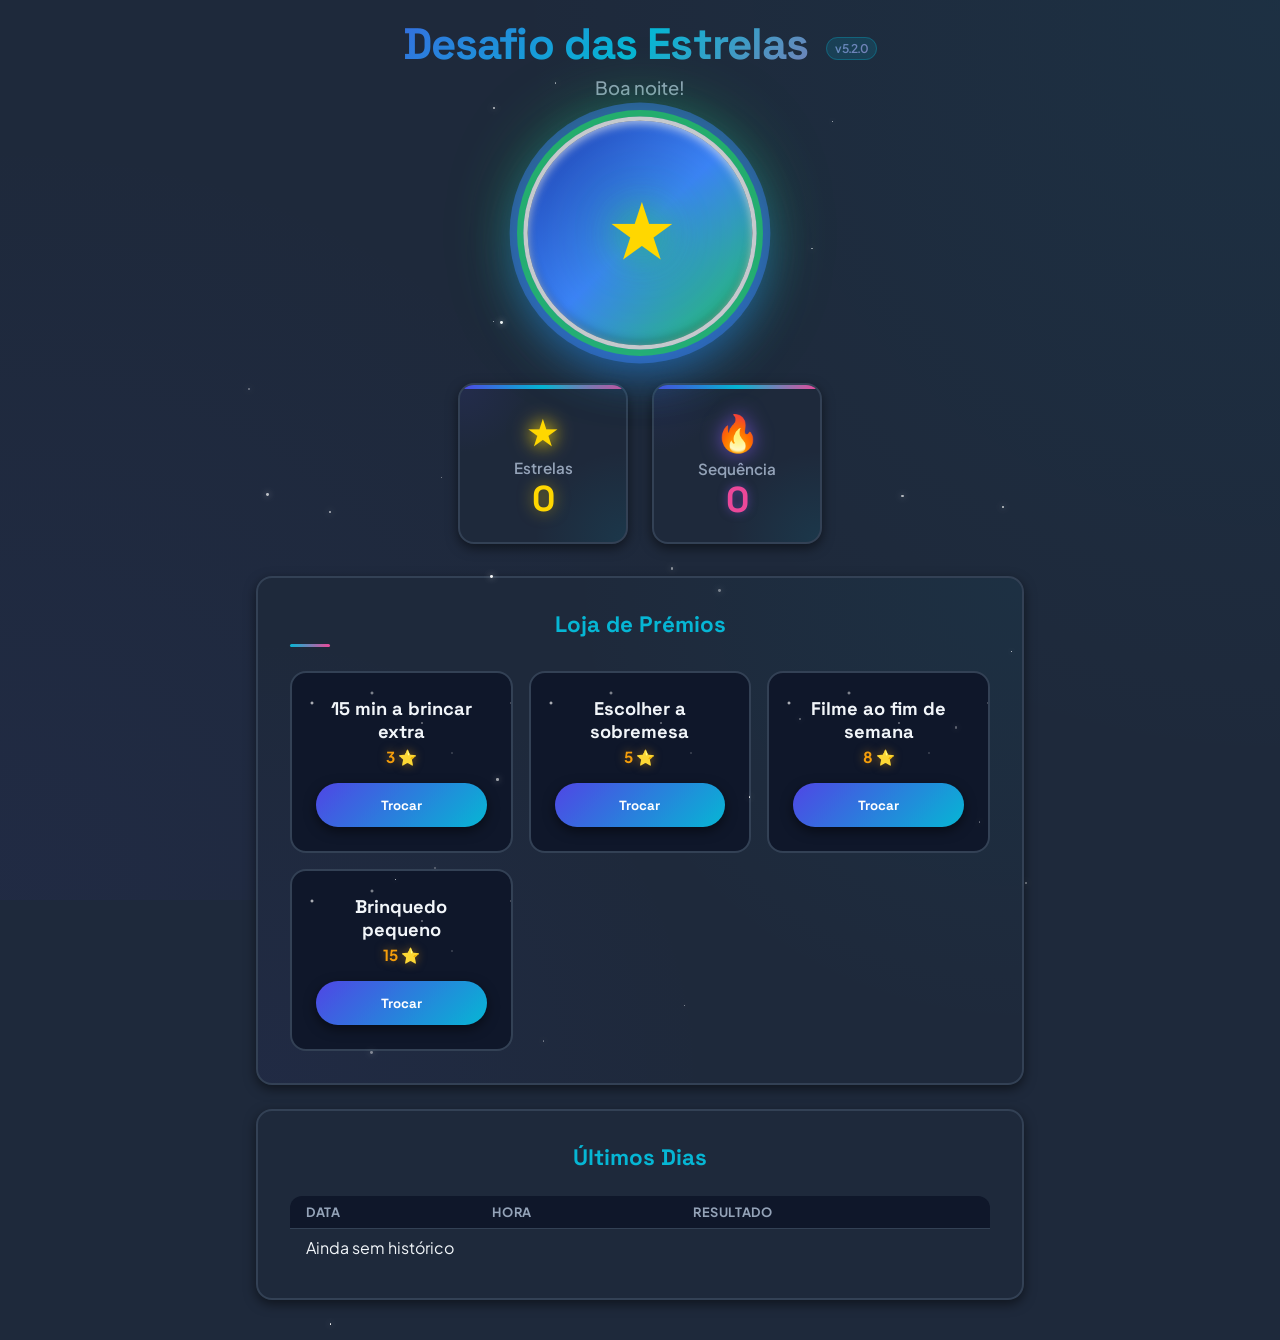
<file: index.html>
<!DOCTYPE html>
<html lang="pt-PT">
<head>
    <meta charset="UTF-8">
    <meta name="viewport" content="width=device-width, initial-scale=1.0, viewport-fit=cover">
    <meta name="apple-mobile-web-app-capable" content="yes">
    <meta name="apple-mobile-web-app-status-bar-style" content="black-translucent">
    <meta name="theme-color" content="#4F46E5">
    <meta name="description" content="Desafio das Estrelas - Sistema de tokens para rotina matinal">
    <title>Desafio das Estrelas</title>
    
    <!-- Google Fonts - Plus Jakarta Sans & Space Grotesk -->
    <link rel="preconnect" href="https://fonts.googleapis.com">
    <link rel="preconnect" href="https://fonts.gstatic.com" crossorigin>
    <link href="https://fonts.googleapis.com/css2?family=Plus+Jakarta+Sans:wght@500;600;700;800&family=Space+Grotesk:wght@700&display=swap" rel="stylesheet">
    
    <link rel="stylesheet" href="styles.css?v=5.0">
    <link rel="apple-touch-icon" href="icon.jpg">
    <link rel="manifest" href="manifest.json">
    
    <style>
        body {
            font-family: 'Plus Jakarta Sans', -apple-system, BlinkMacSystemFont, sans-serif;
            font-display: swap;
        }
    </style>
</head>
<body>
    <div id="app">
        <!-- Kid Zone -->
        <main id="kid-zone">
            <header>
                <h1>Desafio das Estrelas <span id="version-badge" class="version-badge">v5.2.0</span></h1>
                <p id="greeting">Bom dia!</p>
            </header>

            <section id="punch-section">
                <button id="punch-btn" aria-label="Carimbar chegada">
                    <span class="punch-star-icon" aria-hidden="true">★</span>
                </button>
                <p id="feedback" class="hidden"></p>
            </section>

            <section id="stats">
                <div id="estrela-counter" class="stat-card">
                    <span class="stat-icon">★</span>
                    <span class="stat-label">Estrelas</span>
                    <span id="total-estrelas" class="stat-value">0</span>
                </div>
                <div id="streak-counter" class="stat-card">
                    <span class="stat-icon">🔥</span>
                    <span class="stat-label">Sequência</span>
                    <span id="current-streak" class="stat-value">0</span>
                </div>
            </section>

            <section id="rewards-shop">
                <h2>Loja de Prémios</h2>
                <div id="rewards-list" class="rewards-grid"></div>
            </section>

            <section id="history">
                <h2>Últimos Dias</h2>
                <table id="days-table">
                    <thead>
                        <tr>
                            <th>Data</th>
                            <th>Hora</th>
                            <th>Resultado</th>
                        </tr>
                    </thead>
                    <tbody id="history-body"></tbody>
                </table>
            </section>
        </main>

        <!-- Parent Zone (hidden by default) -->
        <aside id="parent-zone" class="hidden">
            <button id="close-parent" class="close-btn">✕</button>
            <section id="settings">
                <h2>Definições</h2>
                <div class="form-group">
                    <label for="deadline-input">Hora Limite:</label>
                    <input type="time" id="deadline-input" value="08:00">
                    <button id="save-deadline">Guardar</button>
                </div>
                <div class="form-group">
                    <label for="estrela-input">Estrelas:</label>
                    <input type="number" id="estrela-input" min="0">
                    <button id="save-estrelas">Guardar</button>
                </div>
                <div class="form-group">
                    <label for="streak-input">Sequência Atual:</label>
                    <input type="number" id="streak-input" min="0">
                    <button id="save-streak">Guardar</button>
                </div>
                <div class="form-group">
                    <label for="longest-streak-input">Maior Sequência:</label>
                    <input type="number" id="longest-streak-input" min="0">
                    <button id="save-longest-streak">Guardar</button>
                </div>
            </section>
            <section id="admin-rewards">
                <h2>Gerir Prémios</h2>
                <div id="reward-editor">
                    <div class="form-group">
                        <input type="text" id="reward-name" placeholder="Nome do prémio">
                        <input type="number" id="reward-cost" placeholder="Custo em estrelas" min="1">
                        <button id="add-reward">Adicionar</button>
                    </div>
                    <ul id="reward-list-admin"></ul>
                </div>
            </section>
            <section id="admin-tools">
                <h2>Ferramentas</h2>
                <div class="form-group">
                    <label for="manual-time">Hora manual:</label>
                    <input type="time" id="manual-time">
                    <button id="manual-punch">Registar</button>
                </div>
                <button id="clear-today" class="danger-btn">Limpar Hoje</button>
                <button id="reset-all" class="danger-btn">Reiniciar Tudo</button>
            </section>
            <section id="redemption-log">
                <h2>Registro de Troca</h2>
                <ul id="log-list"></ul>
            </section>
        </aside>

    </div>

    <script src="app.js"></script>
</body>
</html>
</file>
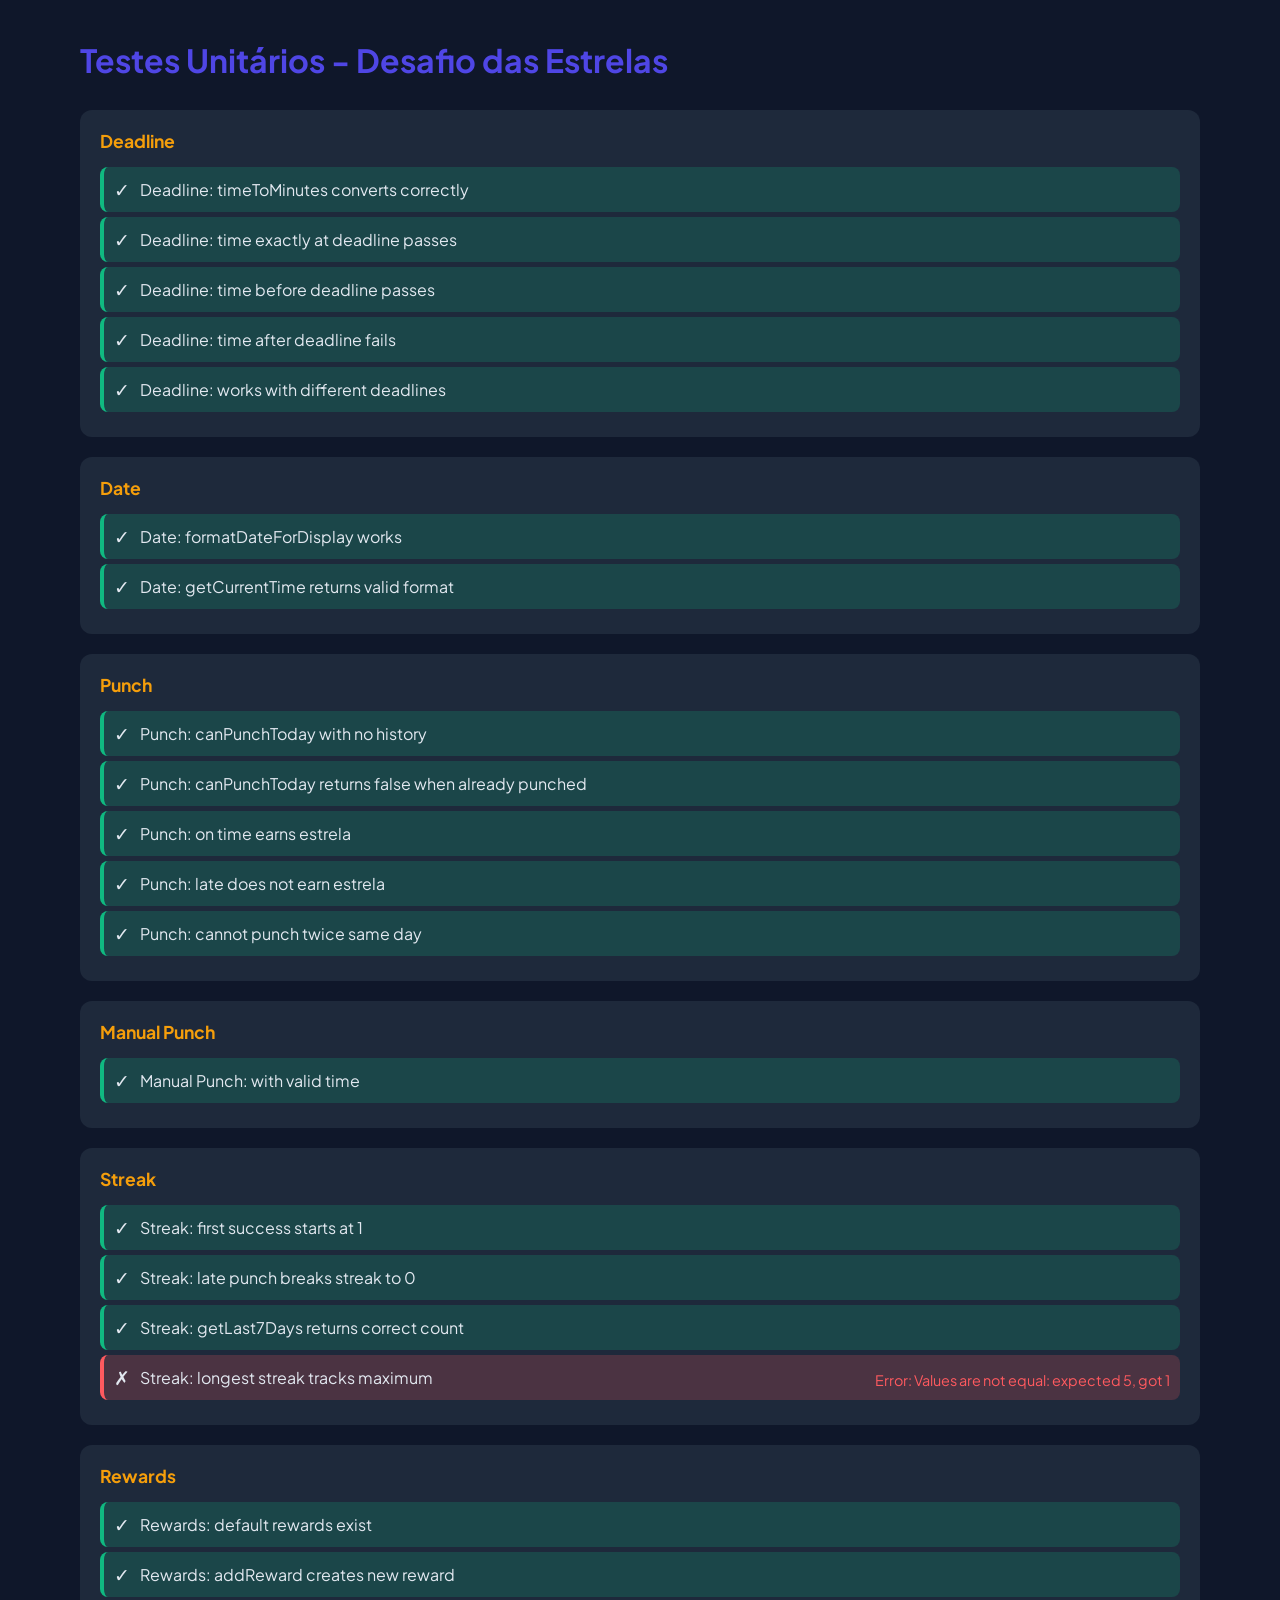
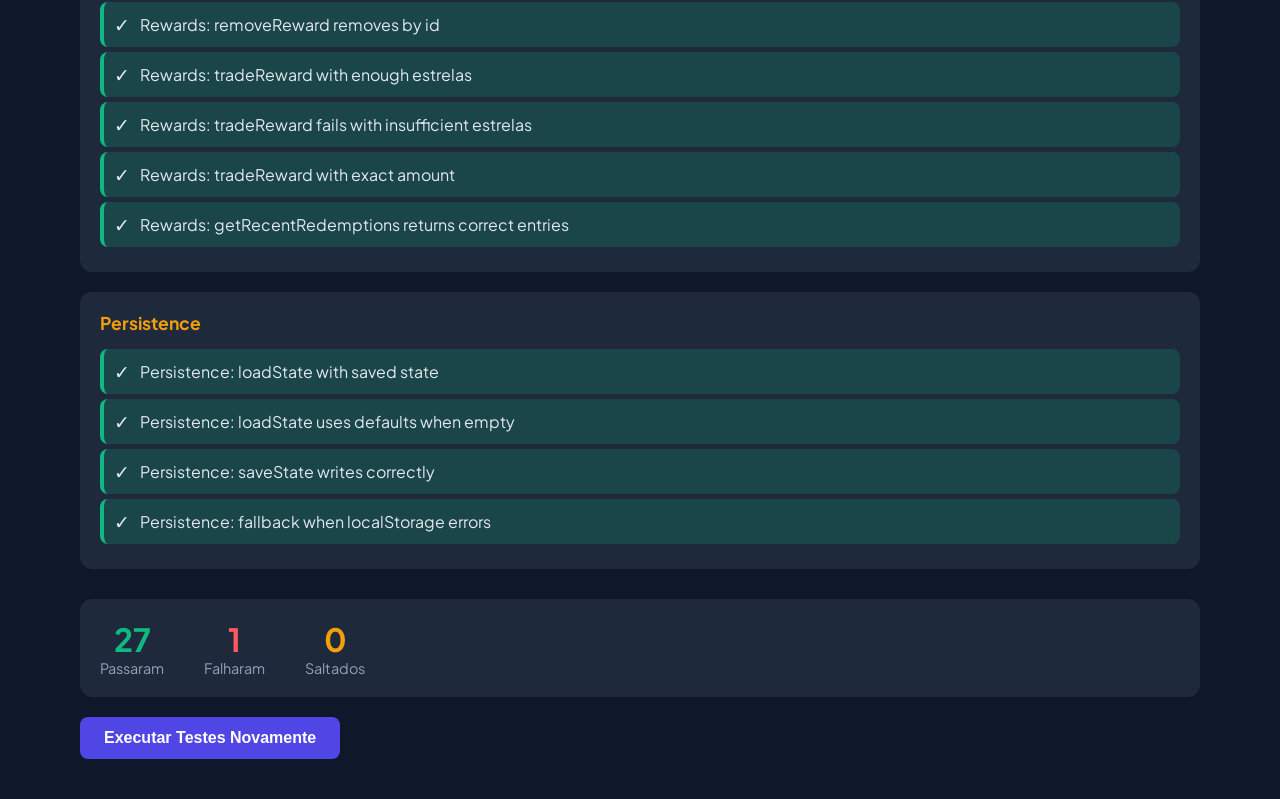
<file: tests/test-runner.html>
<!DOCTYPE html>
<html lang="pt-PT">
<head>
    <meta charset="UTF-8">
    <meta name="viewport" content="width=device-width, initial-scale=1.0">
    <title>Testes - Desafio das Estrelas</title>
    <link rel="preconnect" href="https://fonts.googleapis.com">
    <link rel="preconnect" href="https://fonts.gstatic.com" crossorigin>
    <link href="https://fonts.googleapis.com/css2?family=Plus+Jakarta+Sans:wght@500;600;700;800&display=swap" rel="stylesheet">
    <style>
        * { box-sizing: border-box; margin: 0; padding: 0; }
        body {
            font-family: 'Plus Jakarta Sans', -apple-system, BlinkMacSystemFont, sans-serif;
            background: #0F172A;
            color: #E2E8F0;
            padding: 40px;
            max-width: 1200px;
            margin: 0 auto;
        }
        h1 { color: #4F46E5; margin-bottom: 30px; }
        .test-section { background: #1E293B; border-radius: 12px; padding: 20px; margin-bottom: 20px; }
        .test-section h2 { color: #F59E0B; margin-bottom: 15px; font-size: 1.1rem; }
        .test-list { list-style: none; }
        .test-item {
            padding: 10px;
            margin: 5px 0;
            border-radius: 8px;
            display: flex;
            align-items: center;
            gap: 10px;
        }
        .test-item.pass { background: rgba(16, 185, 129, 0.2); border-left: 4px solid #10B981; }
        .test-item.fail { background: rgba(255, 90, 95, 0.2); border-left: 4px solid #FF5A5F; }
        .test-item.skip { background: rgba(245, 158, 11, 0.2); border-left: 4px solid #F59E0B; }
        .status-icon { font-size: 1.2rem; }
        .test-name { flex: 1; }
        .test-error { color: #FF5A5F; font-size: 0.9rem; margin-top: 5px; }
        .summary {
            background: #1E293B;
            border-radius: 12px;
            padding: 20px;
            margin-top: 30px;
            display: flex;
            gap: 40px;
        }
        .summary-item { text-align: center; }
        .summary-count { font-size: 2rem; font-weight: bold; }
        .summary-label { font-size: 0.9rem; color: #94A3B8; }
        .summary-count.pass { color: #10B981; }
        .summary-count.fail { color: #FF5A5F; }
        .summary-count.skip { color: #F59E0B; }
        button {
            background: #4F46E5;
            color: white;
            border: none;
            border-radius: 8px;
            padding: 12px 24px;
            font-size: 1rem;
            font-weight: bold;
            cursor: pointer;
            margin-top: 20px;
        }
        button:hover { background: #4338CA; }
        .loading { color: #F59E0B; font-style: italic; }
    </style>
</head>
<body>
    <h1>Testes Unitários - Desafio das Estrelas</h1>
    <div id="test-container"><p class="loading">A carregar...</p></div>
    <div id="summary" class="summary" style="display: none;">
        <div class="summary-item">
            <div class="summary-count pass" id="pass-count">0</div>
            <div class="summary-label">Passaram</div>
        </div>
        <div class="summary-item">
            <div class="summary-count fail" id="fail-count">0</div>
            <div class="summary-label">Falharam</div>
        </div>
        <div class="summary-item">
            <div class="summary-count skip" id="skip-count">0</div>
            <div class="summary-label">Saltados</div>
        </div>
    </div>
    <button id="run-tests">Executar Testes Novamente</button>
    
    <script src="../app.js"></script>
    <script src="test-harness.js"></script>
    <script src="deadline-tests.js"></script>
    <script src="punch-tests.js"></script>
    <script src="streak-tests.js"></script>
    <script src="reward-tests.js"></script>
    <script src="persistence-tests.js"></script>
    <script>
        window.addEventListener('DOMContentLoaded', () => {
            document.getElementById('run-tests').addEventListener('click', runAllTests);
            runAllTests();
        });
    </script>
</body>
</html>
</file>
<file: styles.css>
/**
 * ELEVATOR TOKEN CHALLENGE - Stars & Galaxy Theme
 * Cosmic, space-inspired design for kids
 * Dark mode with twinkling stars
 */

:root {
    /* ===== DEFAULT THEME: COSMIC DARK SPACE ===== */
    --theme: 'dark';
    
    /* Space Color Palette */
    --cosmic-blue: #1E3A8A;
    --nebula-purple: #4F46E5;
    --cosmic-teal: #06B6D4;
    --star-gold: #F59E0B;
    --galaxy-pink: #EC4899;
    --supernova: #FFD700;
    --meteor-red: #EF4444;
    --comet-green: #22C55E;
    
    /* Semantic */
    --primary: #4F46E5;
    --primary-light: #6366F1;
    --secondary: #06B6D4;
    --accent: #F59E0B;
    
    /* Neutrals Dark (Default) */
    --bg-space: #070B19;
    --bg-galaxy: #0F172A;
    --bg-card: #1E293B;
    --text-primary: #F1F5F9;
    --text-secondary: #94A3B8;
    --border: #334155;
    
    /* Shadows */
    --shadow-sm: 0 1px 2px rgba(0,0,0,0.3);
    --shadow: 0 4px 12px rgba(0,0,0,0.5);
    --shadow-lg: 0 8px 20px rgba(0,0,0,0.6);
    --shadow-xl: 0 12px 30px rgba(0,0,0,0.7);
    --shadow-cosmic: 0 0 30px rgba(79, 70, 229, 0.6);
    --shadow-button: 0 8px 0 #1E3A8A;
    --shadow-button-pressed: 0 2px 0 #1E3A8A;
    --shadow-glow: 0 0 40px rgba(79, 70, 229, 0.7);
    
    /* Typography */
    --font-sans: 'Plus Jakarta Sans', -apple-system, BlinkMacSystemFont, sans-serif;
    --font-display: 'Space Grotesk', -apple-system, BlinkMacSystemFont, sans-serif;
    
    /* Spacing */
    --space-xs: 0.25rem;
    --space-sm: 0.5rem;
    --space-md: 1rem;
    --space-lg: 1.5rem;
    --space-xl: 2rem;
    --space-2xl: 3rem;
    
    /* Border Radius */
    --radius-sm: 0.375rem;
    --radius: 0.5rem;
    --radius-lg: 0.75rem;
    --radius-xl: 1rem;
    --radius-2xl: 1.5rem;
    --radius-3xl: 2rem;
    --radius-full: 9999px;
    
    /* Transitions */
    --transition-fast: 120ms ease;
    --transition: 200ms ease;
    --transition-slow: 400ms ease;
}


/* ===========================================
   RESET & BASE
   =========================================== */
*, *::before, *::after {
    box-sizing: border-box;
    margin: 0;
    padding: 0;
}

html, body {
    min-height: 100%;
    font-family: var(--font-sans);
    background-color: var(--bg-card);
    background-image: 
        radial-gradient(circle at 0% 100%, rgba(79, 70, 229, 0.05) 0%, transparent 50%),
        radial-gradient(circle at 100% 0%, rgba(6, 182, 212, 0.05) 0%, transparent 50%);
    background-attachment: fixed;
    color: var(--text-primary);
    -webkit-font-smoothing: antialiased;
    -moz-osx-font-smoothing: grayscale;
    overflow-x: hidden;
    user-select: none;
    -webkit-user-select: none;
    touch-action: manipulation;
}

@supports (padding: max(0px)) {
    html { padding: max(0px, env(safe-area-inset-top)) max(0px, env(safe-area-inset-right)) max(0px, env(safe-area-inset-bottom)) max(0px, env(safe-area-inset-left)); }
}

#app {
    min-height: 100vh;
    padding: var(--space-md);
    max-width: 800px;
    margin: 0 auto;
    position: relative;
    z-index: 1;
}

/* ===========================================
   PAGE BACKGROUND ANIMATION OVERLAYS
   =========================================== */
.page-overlay {
    position: fixed;
    inset: 0;
    pointer-events: none;
    z-index: -1;
    opacity: 0;
}

.page-overlay.failure {
    background: rgba(239, 68, 68, 0.2);
    animation: bgFailureFlash 1.5s ease-out;
}

.page-overlay.success {
    background: rgba(255, 215, 0, 0.2);
    animation: bgSuccessFlash 1s ease-out;
}

@keyframes bgFailureFlash {
    0%, 100% { opacity: 0; }
    20% { opacity: 0.8; }
    40% { opacity: 0; }
    60% { opacity: 0.6; }
    80% { opacity: 0; }
}

@keyframes bgSuccessFlash {
    0%, 100% { opacity: 0; }
    20% { opacity: 0.8; }
    40% { opacity: 0; }
    60% { opacity: 0.6; }
    80% { opacity: 0; }
}

/* ===== COSMIC PARTICLES ===== */
.cosmic-particle {
    position: absolute;
    width: 2px;
    height: 2px;
    background: white;
    border-radius: 50%;
    opacity: 0.7;
    box-shadow: 0 0 6px rgba(255, 255, 255, 0.8);
    animation: twinkle 2.5s ease-in-out infinite;
    pointer-events: none;
    z-index: 0;
}

@keyframes twinkle {
    0%, 100% { opacity: 0.3; transform: scale(1); }
    50% { opacity: 1; transform: scale(1.5); }
}


/* ===========================================
   KID ZONE
   =========================================== */
#kid-zone {
    text-align: center;
    animation: fadeInUp 0.6s ease;
    position: relative;
}

@keyframes fadeInUp {
    from { opacity: 0; transform: translateY(20px); }
    to { opacity: 1; transform: translateY(0); }
}

header {
    margin-bottom: var(--space-xl);
    position: relative;
}

header h1 {
    font-family: var(--font-display);
    font-size: clamp(2rem, 5vw, 2.75rem);
    font-weight: 800;
    background: linear-gradient(135deg, var(--nebula-purple), var(--cosmic-teal), var(--galaxy-pink));
    -webkit-background-clip: text;
    -webkit-text-fill-color: transparent;
    background-clip: text;
    letter-spacing: -0.02em;
    margin-bottom: var(--space-xs);
    animation: cosmicGlow 3s ease-in-out infinite;
}

@keyframes cosmicGlow {
    0%, 100% { text-shadow: 0 0 20px rgba(79, 70, 229, 0.3); }
    50% { text-shadow: 0 0 40px rgba(79, 70, 229, 0.6), 0 0 20px rgba(6, 182, 212, 0.4); }
}

#greeting {
    font-size: clamp(0.95rem, 2.5vw, 1.15rem);
    color: var(--text-secondary);
    font-weight: 500;
}

.version-badge {
    font-family: var(--font-sans);
    font-size: 0.75rem;
    font-weight: 600;
    color: var(--cosmic-teal);
    background: rgba(6, 182, 212, 0.15);
    padding: 0.2rem 0.5rem;
    border-radius: var(--radius-full);
    border: 1px solid rgba(6, 182, 212, 0.3);
    vertical-align: middle;
    margin-left: 0.5rem;
    transition: var(--transition);
    cursor: pointer;
    user-select: none;
}

.version-badge.pressing {
    transform: scale(1.1);
    background: rgba(6, 182, 212, 0.3);
    box-shadow: 0 0 10px rgba(6, 182, 212, 0.5);
}

/* ===========================================
   COSMIC CENTRAL BUTTON (Shooting Star)
   =========================================== */
#punch-section {
    margin: var(--space-xl) 0;
    position: relative;
}

#punch-btn {
    font-family: var(--font-display);
    display: inline-flex;
    flex-direction: column;
    align-items: center;
    justify-content: center;
    gap: 0.35rem;
    background: linear-gradient(135deg, #1E40AF 0%, #3B82F6 50%, #22C55E 100%);
    background-clip: padding-box;
    color: white;
    border: 4px solid rgba(255, 255, 255, 0.75);
    border-radius: 50%;
    width: clamp(170px, 42vw, 220px);
    height: clamp(170px, 42vw, 220px);
    font-weight: 800;
    cursor: pointer;
    box-shadow: 
        0 0 0 6px rgba(34, 197, 94, 0.75),
        0 0 0 13px rgba(59, 130, 246, 0.45),
        0 20px 45px rgba(37, 99, 235, 0.65),
        0 0 65px rgba(34, 197, 94, 0.65),
        inset 0 3px 8px rgba(255, 255, 255, 0.6),
        inset 0 -4px 8px rgba(0, 0, 0, 0.25);
    position: relative;
    min-width: 88px;
    min-height: 88px;
    touch-action: manipulation;
    -webkit-tap-highlight-color: transparent;
    user-select: none;
    -webkit-user-select: none;
    transform: translateY(-8px) scale(1.06);
    transition: transform 0.3s cubic-bezier(0.34, 1.56, 0.64, 1),
                box-shadow 0.3s cubic-bezier(0.34, 1.56, 0.64, 1),
                border-color 0.2s ease,
                filter 0.2s ease,
                background 0.8s ease;
    z-index: 10;
}

#punch-btn:disabled {
    opacity: 0.6;
    cursor: not-allowed;
    transform: none !important;
    box-shadow: 
        0 0 0 4px rgba(34, 197, 94, 0.25),
        0 0 0 9px rgba(59, 130, 246, 0.15),
        0 4px 12px rgba(37, 99, 235, 0.25),
        inset 0 3px 6px rgba(255, 255, 255, 0.3),
        inset 0 -4px 8px rgba(0, 0, 0, 0.4);
}

/* Hover: subtle enhancement from default */
#punch-btn:hover:not(:disabled) {
    border-color: rgba(255, 255, 255, 0.95);
    box-shadow: 
        0 0 0 8px rgba(34, 197, 94, 0.75),
        0 0 0 16px rgba(59, 130, 246, 0.45),
        0 25px 50px rgba(37, 99, 235, 0.75),
        0 0 75px rgba(34, 197, 94, 0.75),
        inset 0 3px 10px rgba(255, 255, 255, 0.7),
        inset 0 -4px 8px rgba(0, 0, 0, 0.2);
}

/* Tapping / Active: subtle press without shrink */
#punch-btn:active,
#punch-btn.pressing {
    transform: translateY(2px) !important;
    transition: transform 0.06s cubic-bezier(0.2, 0, 0, 1),
                box-shadow 0.06s cubic-bezier(0.2, 0, 0, 1) !important;
    box-shadow: 
        0 0 0 3px rgba(34, 197, 94, 0.6),
        0 0 0 6px rgba(59, 130, 246, 0.35),
        0 4px 14px rgba(37, 99, 235, 0.5),
        0 0 25px rgba(34, 197, 94, 0.4),
        inset 0 6px 14px rgba(0, 0, 0, 0.45) !important;
}

/* Rotating Star Icon */
.punch-star-icon {
    font-size: clamp(2.4rem, 6.5vw, 3.4rem);
    line-height: 1;
    color: var(--supernova);
    filter: drop-shadow(0 0 10px rgba(255, 215, 0, 0.85)) drop-shadow(0 0 20px rgba(255, 215, 0, 0.5));
    animation: estrelaSpin 18s linear infinite;
    display: inline-block;
    transform-origin: center center;
    pointer-events: none;
    transition: transform 0.3s cubic-bezier(0.34, 1.56, 0.64, 1), filter 0.3s ease, color 0.3s ease;
}

.punch-star-icon {
    animation-duration: 4s;
    transform: scale(1.18);
    filter: drop-shadow(0 0 16px rgba(34, 197, 94, 1)) drop-shadow(0 0 32px rgba(34, 197, 94, 0.85));
}

#punch-btn:hover:not(:disabled) .punch-star-icon {
    animation-duration: 2s;
    transform: scale(1.25);
    filter: drop-shadow(0 0 20px rgba(34, 197, 94, 1)) drop-shadow(0 0 40px rgba(34, 197, 94, 0.85));
}

#punch-btn:active .punch-star-icon,
#punch-btn.pressing .punch-star-icon {
    transform: scale(0.98);
    filter: drop-shadow(0 0 8px rgba(255, 215, 0, 0.7));
}

/* Success Celebration Pop */
#punch-btn.success {
    animation: successPop 0.5s cubic-bezier(0.34, 1.56, 0.64, 1), cosmicBurst 0.8s ease, successFlare 1s ease-out;
}

#punch-btn.success .punch-star-icon {
    animation: estrelaSpin 2s linear infinite, successStarPulse 0.8s ease-in-out infinite;
    filter: drop-shadow(0 0 30px rgba(255, 215, 0, 1)) drop-shadow(0 0 60px rgba(255, 215, 0, 0.8));
    transform: scale(1.4);
    color: #FFD700;
    transition: all 0.3s ease;
}

@keyframes successStarPulse {
    0%, 100% { 
        transform: scale(1.4);
        filter: drop-shadow(0 0 30px rgba(255, 215, 0, 1)) drop-shadow(0 0 60px rgba(255, 215, 0, 0.8));
        color: #FFD700;
    }
    50% { 
        transform: scale(1.6);
        filter: drop-shadow(0 0 40px rgba(255, 215, 0, 1)) drop-shadow(0 0 80px rgba(255, 215, 0, 0.8));
        color: #FFFF00;
    }
}

@keyframes starGlow {
    0%, 100% { text-shadow: 0 0 10px rgba(34, 197, 94, 0.8); }
    50% { text-shadow: 0 0 30px rgba(34, 197, 94, 1), 0 0 20px rgba(34, 197, 94, 0.7); }
}

#punch-btn.failure .punch-star-icon {
    animation: sadWobble 0.6s ease-in-out, failureStarPulse 1s ease-in-out infinite;
    filter: drop-shadow(0 0 20px rgba(239, 68, 68, 1)) drop-shadow(0 0 40px rgba(239, 68, 68, 0.7));
    color: #EF4444;
    transform: scale(1.3);
    transition: transform 0.3s cubic-bezier(0.34, 1.56, 0.64, 1), filter 0.3s ease, color 0.3s ease;
}

@keyframes failureStarPulse {
    0%, 100% { 
        filter: drop-shadow(0 0 20px rgba(239, 68, 68, 1)) drop-shadow(0 0 40px rgba(239, 68, 68, 0.7));
        color: #EF4444;
    }
    50% { 
        filter: drop-shadow(0 0 30px rgba(239, 68, 68, 1)) drop-shadow(0 0 60px rgba(239, 68, 68, 0.8));
        color: #DC2626;
    }
}

@keyframes sadWobble {
    0%, 100% { transform: rotate(-5deg) scale(1.3); }
    50% { transform: rotate(5deg) scale(1.3); }
}

@keyframes successPop {
    0% { transform: scale(0.92); }
    40% { transform: scale(1.22); }
    70% { transform: scale(0.97); }
    100% { transform: scale(1); }
}

@keyframes cosmicBurst {
    0% { box-shadow: var(--shadow-lg), var(--shadow-button); }
    50% { 
        box-shadow: 0 0 60px #3B82F6, 0 0 40px #22C55E, 0 0 20px #1E40AF;
        filter: brightness(1.2);
    }
    100% { box-shadow: var(--shadow-lg), var(--shadow-button); filter: brightness(1); }
}

@keyframes successPop {
    0% { transform: scale(0.92); }
    40% { transform: scale(1.22); }
    70% { transform: scale(0.97); }
    100% { transform: scale(1); }
}


#feedback {
    margin-top: var(--space-lg);
    font-size: clamp(1rem, 3vw, 1.4rem);
    font-weight: 700;
    color: var(--comet-green);
    min-height: 1.5em;
    text-shadow: 0 0 10px rgba(34, 197, 94, 0.3);
}

#feedback.error {
    color: var(--meteor-red);
    text-shadow: 0 0 10px rgba(239, 68, 68, 0.3);
}

/* ===========================================
   STATS CARDS (Nebula Style)
   =========================================== */
#stats {
    display: flex;
    justify-content: center;
    gap: var(--space-lg);
    margin: var(--space-xl) 0;
    flex-wrap: wrap;
}

.stat-card {
    background-color: var(--bg-card);
    border-radius: var(--radius-xl);
    padding: var(--space-lg);
    box-shadow: var(--shadow);
    min-width: clamp(140px, 35vw, 170px);
    transition: var(--transition);
    border: 2px solid var(--border);
    position: relative;
    overflow: hidden;
    
    /* Nebula glow border */
    background-image: 
        radial-gradient(circle at 0% 0%, rgba(79, 70, 229, 0.1) 0%, transparent 30%),
        radial-gradient(circle at 100% 100%, rgba(6, 182, 212, 0.1) 0%, transparent 40%);
}

.stat-card::before {
    content: '';
    position: absolute;
    top: 0;
    left: 0;
    width: 100%;
    height: 4px;
    background: linear-gradient(90deg, var(--nebula-purple), var(--cosmic-teal), var(--galaxy-pink));
}

.stat-card:hover {
    transform: translateY(-4px);
    box-shadow: var(--shadow-lg), 0 0 20px rgba(79, 70, 229, 0.2);
}

.stat-icon {
    font-size: clamp(1.75rem, 4vw, 2.25rem);
    display: block;
    margin-bottom: var(--space-xs);
}

.stat-label {
    font-size: clamp(0.8rem, 2vw, 0.95rem);
    color: var(--text-secondary);
    display: block;
    font-weight: 600;
    margin-bottom: var(--space-xs);
}

.stat-value {
    font-size: clamp(1.75rem, 4vw, 2.25rem);
    font-weight: 800;
    color: var(--nebula-purple);
    font-family: var(--font-display);
    line-height: 1;
}

#estrela-counter .stat-icon {
    color: var(--supernova);
    filter: drop-shadow(0 0 10px rgba(255, 215, 0, 0.7));
    animation: estrelaSpin 20s linear infinite;
}

@keyframes estrelaSpin {
    from { transform: rotate(0deg); }
    to { transform: rotate(360deg); }
}

#estrela-counter .stat-value {
    color: var(--supernova);
}

#estrela-counter .stat-icon,
#estrela-counter .stat-value {
    text-shadow: 0 0 15px rgba(255, 215, 0, 0.5);
}

#streak-counter .stat-icon {
    color: var(--galaxy-pink);
    filter: drop-shadow(0 0 10px rgba(140, 92, 246, 0.7));
    animation: firePulse 2s ease-in-out infinite;
}

@keyframes firePulse {
    0%, 100% { transform: scale(1); }
    50% { transform: scale(1.15); }
}

#streak-counter .stat-value {
    color: var(--galaxy-pink);
    text-shadow: 0 0 10px rgba(140, 92, 246, 0.5);
}

/* ===========================================
   REWARDS SHOP (Galaxy Cards)
   =========================================== */
#rewards-shop {
    background-color: var(--bg-card);
    border-radius: var(--radius-xl);
    padding: var(--space-xl);
    margin: var(--space-lg) 0;
    box-shadow: var(--shadow);
    border: 2px solid var(--border);
    
    /* Galaxy border effect */
    background-image: 
        radial-gradient(circle at 0% 100%, rgba(79, 70, 229, 0.05) 0%, transparent 50%),
        radial-gradient(circle at 100% 0%, rgba(6, 182, 212, 0.05) 0%, transparent 50%);
}

#rewards-shop h2 {
    color: var(--cosmic-teal);
    margin-bottom: var(--space-lg);
    font-size: clamp(1.1rem, 3vw, 1.4rem);
    font-weight: 800;
    font-family: var(--font-display);
    position: relative;
    padding-bottom: var(--space-sm);
}

#rewards-shop h2::after {
    content: '';
    position: absolute;
    bottom: 0;
    left: 0;
    width: 40px;
    height: 3px;
    background: linear-gradient(90deg, var(--cosmic-teal), var(--galaxy-pink));
    border-radius: var(--radius-full);
}

.rewards-grid {
    display: grid;
    grid-template-columns: repeat(auto-fill, minmax(220px, 1fr));
    gap: var(--space-md);
}

.reward-card {
    background-color: var(--bg-galaxy);
    border-radius: var(--radius-xl);
    padding: var(--space-lg);
    text-align: center;
    cursor: pointer;
    transition: var(--transition);
    border: 2px solid var(--border);
    min-height: 160px;
    display: flex;
    flex-direction: column;
    justify-content: center;
    position: relative;
    overflow: hidden;
    
    /* Star field background */
    background-image: 
        radial-gradient(2px 2px at 20px 30px, white, transparent),
        radial-gradient(2px 2px at 80px 20px, rgba(255,255,255,0.7), transparent),
        radial-gradient(1px 1px at 130px 50px, white, transparent),
        radial-gradient(1px 1px at 160px 80px, rgba(255,255,255,0.5), transparent);
    background-repeat: repeat;
    background-size: 200px 200px;
}

.reward-card::before {
    content: '';
    position: absolute;
    inset: 0;
    background: linear-gradient(135deg, rgba(79, 70, 229, 0.1) 0%, rgba(6, 182, 212, 0.05) 100%);
    opacity: 0;
    transition: var(--transition);
}

.reward-card:hover::before {
    opacity: 1;
}

.reward-card:hover {
    transform: translateY(-4px) scale(1.02);
    border-color: var(--cosmic-teal);
    box-shadow: var(--shadow-lg), 0 0 20px rgba(6, 182, 212, 0.3);
}

.reward-card:active {
    transform: scale(0.98);
}

.reward-card:disabled {
    opacity: 0.5;
    cursor: not-allowed;
    transform: none;
}

.reward-card .reward-name {
    font-size: clamp(0.95rem, 2.5vw, 1.15rem);
    font-weight: 700;
    color: var(--text-primary);
    margin-bottom: var(--space-xs);
    font-family: var(--font-display);
    position: relative;
    z-index: 1;
}

.reward-card .reward-cost {
    font-size: clamp(0.8rem, 2vw, 0.95rem);
    color: var(--star-gold);
    margin-bottom: var(--space-md);
    font-weight: 700;
    position: relative;
    z-index: 1;
    text-shadow: 0 0 10px rgba(245, 158, 11, 0.5);
}

.reward-card .trade-btn {
    background: linear-gradient(135deg, var(--nebula-purple), var(--cosmic-teal));
    color: white;
    border: none;
    border-radius: var(--radius-full);
    padding: var(--space-sm) var(--space-xl);
    font-weight: 700;
    cursor: pointer;
    transition: var(--transition);
    font-family: var(--font-display);
    min-width: 100px;
    min-height: 44px;
    box-shadow: var(--shadow);
    position: relative;
    overflow: hidden;
}

.reward-card .trade-btn::before {
    content: '';
    position: absolute;
    inset: 0;
    background: linear-gradient(90deg, transparent, rgba(255,255,255,0.2), transparent);
    transform: translateX(-100%);
    transition: var(--transition);
}

.reward-card .trade-btn:hover::before {
    transform: translateX(100%);
}

.reward-card .trade-btn:hover {
    background: linear-gradient(135deg, var(--cosmic-teal), var(--galaxy-pink));
    transform: translateY(-2px);
    box-shadow: var(--shadow-lg), var(--shadow-cosmic);
}

.reward-card .trade-btn:active {
    transform: translateY(2px);
    box-shadow: var(--shadow-sm);
}

.reward-card:disabled .trade-btn {
    background: var(--text-secondary);
    opacity: 0.6;
    cursor: not-allowed;
}

/* ===========================================
   HISTORY
   =========================================== */
#history {
    background-color: var(--bg-card);
    border-radius: var(--radius-xl);
    padding: var(--space-xl);
    margin: var(--space-lg) 0;
    box-shadow: var(--shadow);
    border: 2px solid var(--border);
}

#history h2 {
    color: var(--cosmic-teal);
    margin-bottom: var(--space-lg);
    font-size: clamp(1.1rem, 3vw, 1.4rem);
    font-weight: 800;
    font-family: var(--font-display);
}

#days-table {
    width: 100%;
    border-collapse: separate;
    border-spacing: 0;
    border-radius: var(--radius-lg);
    overflow: hidden;
}

#days-table th,
#days-table td {
    padding: var(--space-sm) var(--space-md);
    text-align: left;
    border-bottom: 1px solid var(--border);
}

#days-table th {
    background: var(--bg-galaxy);
    font-weight: 700;
    color: var(--text-secondary);
    font-size: 0.8rem;
    text-transform: uppercase;
    letter-spacing: 0.05em;
}

#days-table tr:last-child td { border-bottom: none; }
#days-table tr:nth-child(even) { background: var(--bg-galaxy); }

.result-success {
    color: var(--comet-green);
    font-weight: 700;
    font-family: var(--font-display);
    text-shadow: 0 0 10px rgba(34, 197, 94, 0.5);
}

.result-fail {
    color: var(--meteor-red);
    font-weight: 700;
    font-family: var(--font-display);
    text-shadow: 0 0 10px rgba(239, 68, 68, 0.5);
}

/* ===========================================
   PARENT ZONE
   =========================================== */
#parent-zone {
    position: fixed;
    inset: 0;
    background-color: rgba(0, 0, 0, 0.95);
    z-index: 1000;
    padding: var(--space-xl);
    overflow-y: auto;
    overflow-x: hidden;
    color: var(--text-primary);
    font-family: var(--font-sans);
    backdrop-filter: blur(8px);
    
    /* Cosmic particles in modal */
    background-image: 
        radial-gradient(2px 2px at 50px 50px, rgba(255,255,255,0.3), transparent),
        radial-gradient(1px 1px at 200px 100px, rgba(255,255,255,0.2), transparent),
        radial-gradient(2px 2px at 350px 200px, rgba(255,255,255,0.25), transparent);
    background-size: 400px 400px;
}

#parent-zone h2 {
    color: var(--star-gold);
    border-bottom: 2px solid var(--star-gold);
    padding-bottom: var(--space-sm);
    margin-bottom: var(--space-lg);
    font-size: 1.3rem;
    font-weight: 800;
    font-family: var(--font-display);
}

.close-btn {
    position: absolute;
    top: var(--space-lg);
    right: var(--space-lg);
    background: var(--meteor-red);
    color: white;
    border: none;
    border-radius: var(--radius-full);
    width: 44px;
    height: 44px;
    font-size: 1.5rem;
    cursor: pointer;
    transition: var(--transition);
    display: flex;
    align-items: center;
    justify-content: center;
    box-shadow: var(--shadow);
}

.close-btn:hover { 
    background: #DC2626;
    transform: scale(1.1);
}

.close-btn:active { 
    transform: scale(0.95);
}

.form-group {
    margin: var(--space-lg) 0;
    display: flex;
    gap: var(--space-md);
    align-items: center;
    flex-wrap: wrap;
}

.form-group label {
    min-width: 120px;
    font-weight: 600;
    color: var(--text-secondary);
}

.form-group input[type="time"],
.form-group input[type="text"],
.form-group input[type="number"] {
    padding: var(--space-sm) var(--space-md);
    border-radius: var(--radius);
    border: 2px solid var(--border);
    background: var(--bg-card);
    color: var(--text-primary);
    font-size: 1rem;
    flex: 1;
    min-width: 150px;
    transition: var(--transition);
}

.form-group input[type="time"]:focus,
.form-group input[type="text"]:focus,
.form-group input[type="number"]:focus {
    outline: none;
    border-color: var(--cosmic-teal);
    box-shadow: 0 0 0 3px rgba(6, 182, 212, 0.25);
}

.form-group button,
button[id^="save"],
button[id^="add"],
button[id^="manual"],
button[id^="clear"],
button[id^="reset"] {
    padding: var(--space-sm) var(--space-xl);
    border: none;
    border-radius: var(--radius);
    cursor: pointer;
    font-weight: 700;
    transition: var(--transition);
    min-width: 88px;
    min-height: 44px;
    font-family: var(--font-display);
    box-shadow: var(--shadow);
}

button[id^="save"],
button[id^="add"],
button[id^="manual"] {
    background: linear-gradient(135deg, var(--nebula-purple), var(--cosmic-teal));
    color: white;
}

button[id^="save"]:hover,
button[id^="add"]:hover,
button[id^="manual"]:hover {
    background: linear-gradient(135deg, var(--cosmic-teal), var(--galaxy-pink));
    transform: translateY(-2px);
    box-shadow: var(--shadow-lg), var(--shadow-cosmic);
}

button[id^="save"]:active,
button[id^="add"]:active,
button[id^="manual"]:active {
    transform: translateY(2px);
    box-shadow: var(--shadow-sm);
}

.danger-btn {
    background: var(--meteor-red);
    color: white;
}

.danger-btn:hover {
    background: #DC2626;
}

.danger-btn:active {
    transform: translateY(2px);
}

#reward-list-admin {
    list-style: none;
}

#reward-list-admin li {
    display: flex;
    justify-content: space-between;
    align-items: center;
    padding: var(--space-md);
    background: var(--bg-galaxy);
    border-radius: var(--radius);
    margin: var(--space-sm) 0;
    border: 1px solid var(--border);
}

#reward-list-admin li button {
    background: var(--meteor-red);
    color: white;
    border: none;
    border-radius: var(--radius-sm);
    padding: var(--space-xs) var(--space-sm);
    cursor: pointer;
    font-size: 0.85rem;
    font-weight: 700;
    transition: var(--transition);
}

#reward-list-admin li button:hover {
    background: #DC2626;
}

#log-list {
    list-style: none;
}

#log-list li {
    padding: var(--space-sm);
    border-bottom: 1px solid var(--border);
    display: flex;
    justify-content: space-between;
    color: var(--text-secondary);
}



/* ===========================================
   UTILITIES
   =========================================== */
.hidden { display: none !important; }

/* ===========================================
   ESTRELA ANIMATION
   =========================================== */
@keyframes estrelaFloat {
    0% { transform: translate(0, 0) rotate(0deg) scale(1); opacity: 1; filter: drop-shadow(0 0 10px rgba(34, 197, 94, 0.7)); }
    25% { transform: translate(-10px, -30px) rotate(45deg) scale(1.1); opacity: 0.9; }
    50% { transform: translate(-20px, -60px) rotate(90deg) scale(1.2); opacity: 0.8; }
    75% { transform: translate(-30px, -90px) rotate(135deg) scale(1.1); opacity: 0.6; }
    100% { transform: translate(-40px, -120px) rotate(180deg) scale(0.8); opacity: 0; }
}

.estrela-animation {
    position: absolute;
    font-size: clamp(1.25rem, 3vw, 1.75rem);
    color: #22C55E;
    animation: estrelaFloat 1.5s ease-out forwards;
    pointer-events: none;
    z-index: 1100;
    filter: drop-shadow(0 0 15px rgba(34, 197, 94, 0.5));
}

/* ===========================================
   CONFETTI ANIMATION (Success)
   =========================================== */
.confetti-piece {
    position: absolute;
    width: 8px;
    height: 8px;
    background: var(--supernova);
    border-radius: 50%;
    pointer-events: none;
    z-index: 1100;
    opacity: 0;
    animation: confettiFall 2s ease-out forwards;
}

@keyframes confettiFall {
    0% {
        opacity: 1;
        transform: translateY(-50px) rotate(0deg);
    }
    100% {
        opacity: 0;
        transform: translateY(200px) rotate(720deg);
    }
}

/* ===========================================
   SUCCESS FLARE ANIMATION
   =========================================== */
@keyframes successFlare {
    0% { 
        box-shadow: 
            0 0 0 0 rgba(255, 215, 0, 0.4),
            0 0 0 0 rgba(255, 215, 0, 0.3);
        background: linear-gradient(135deg, #1E40AF 0%, #3B82F6 50%, #22C55E 100%);
        filter: brightness(1);
    }
    30% {
        box-shadow: 
            0 0 0 40px rgba(255, 215, 0, 0.8),
            0 0 0 80px rgba(255, 215, 0, 0.6);
        background: linear-gradient(135deg, #FFD700 0%, #FFFF00 50%, #FFD700 100%);
        filter: brightness(1.5) drop-shadow(0 0 30px rgba(255, 215, 0, 0.8));
    }
    100% {
        box-shadow: 
            0 0 0 0 rgba(255, 215, 0, 0),
            0 0 0 0 rgba(255, 215, 0, 0);
        background: linear-gradient(135deg, #1E40AF 0%, #3B82F6 50%, #22C55E 100%);
        filter: brightness(1);
    }
}

/* ===========================================
   FAILURE ANIMATIONS
   =========================================== */

@keyframes sadParticleFloat {
    0% { 
        transform: translate(0, 0) scale(1); 
        opacity: 1;
    }
    100% { 
        transform: translate(-30px, 30px) scale(0.5); 
        opacity: 0;
    }
}

.sad-particle {
    position: absolute;
    font-size: 1.2rem;
    color: var(--meteor-red);
    pointer-events: none;
    z-index: 1100;
    animation: sadParticleFloat 1s ease-out forwards;
    filter: drop-shadow(0 0 8px rgba(239, 68, 68, 0.7));
}

#punch-btn.failure {
    animation: successPop 0.8s cubic-bezier(0.34, 1.56, 0.64, 1), cosmicBurst 1s ease, failureFlare 1.5s ease-out;
}

#punch-btn.failure::after {
    content: '';
    position: absolute;
    inset: 0;
    background: rgba(239, 68, 68, 0.3);
    border-radius: 50%;
    pointer-events: none;
    opacity: 0;
    animation: failureBgTint 1.5s ease-out;
}

@keyframes failureBgTint {
    0%, 100% { opacity: 0; }
    30% { opacity: 0.5; }
    100% { opacity: 0; }
}

@keyframes bgTint {
    0%, 100% { opacity: 0; }
    30% { opacity: 0.7; }
    100% { opacity: 0; }
}

@keyframes failureFlare {
    0% { 
        box-shadow: 
            0 0 0 0 rgba(239, 68, 68, 0.4),
            0 0 0 0 rgba(239, 68, 68, 0.3);
        background: linear-gradient(135deg, #1E40AF 0%, #3B82F6 50%, #22C55E 100%);
        filter: brightness(1) hue-rotate(0deg) saturate(1);
    }
    50% {
        box-shadow: 
            0 0 0 30px rgba(239, 68, 68, 0.6),
            0 0 0 60px rgba(239, 68, 68, 0.4);
        background: linear-gradient(135deg, #1E40AF 0%, #3B82F6 50%, #22C55E 100%);
        filter: brightness(1) hue-rotate(-10deg) saturate(1.5);
    }
    100% {
        box-shadow: 
            0 0 0 0 rgba(239, 68, 68, 0),
            0 0 0 0 rgba(239, 68, 68, 0);
        background: linear-gradient(135deg, #1E40AF 0%, #3B82F6 50%, #22C55E 100%);
        filter: brightness(1) hue-rotate(0deg) saturate(1);
    }
}



/* ===========================================
   SPARKLE PARTICLES (Success Enhancement)
   =========================================== */
.sparkle {
    position: absolute;
    width: 6px;
    height: 6px;
    background: white;
    border-radius: 50%;
    pointer-events: none;
    z-index: 1100;
    opacity: 0;
    animation: sparkleAnim 1.5s ease-out forwards;
    box-shadow: 0 0 10px 2px rgba(255, 255, 255, 0.8);
}

@keyframes sparkleAnim {
    0% { 
        opacity: 1;
        transform: scale(1) translateY(0);
    }
    50% { 
        transform: scale(1.5) translateY(-20px);
    }
    100% { 
        opacity: 0;
        transform: scale(0.5) translateY(-40px);
    }
}

/* ===========================================
   RESPONSIVE
   =========================================== */
@media (max-width: 600px) {
    #app { padding: var(--space-sm); }
    header { margin-bottom: var(--space-lg); }
    #punch-btn { width: clamp(140px, 42vw, 180px); height: clamp(140px, 42vw, 180px); }
    #stats { gap: var(--space-md); }
    .stat-card { padding: var(--space-md); min-width: 45vw; }
    .rewards-grid { grid-template-columns: 1fr; gap: var(--space-md); }
    .reward-card { min-height: 140px; background-size: 100px 100px; }
    #rewards-shop, #history { padding: var(--space-md); }
    #parent-zone { 
        padding: var(--space-md);
        width: 100%;
    }
    .form-group { flex-direction: column; align-items: stretch; }
    .form-group label { min-width: auto; text-align: left; margin-bottom: var(--space-xs); }
    .form-group input[type="time"], .form-group input[type="text"], .form-group input[type="number"] { width: 100%; }
    #parent-zone .form-group button { width: 100%; }
}

/* ===========================================
   SELECTION & FOCUS
   =========================================== */
button:focus, input:focus { outline: none; box-shadow: 0 0 0 3px rgba(6, 182, 212, 0.3); }
::selection { background: var(--nebula-purple); color: white; }

/* ===========================================
   SCROLLBAR
   =========================================== */
::-webkit-scrollbar { width: 8px; height: 8px; }
::-webkit-scrollbar-track { background: transparent; }
::-webkit-scrollbar-thumb { background: var(--cosmic-teal); border-radius: var(--radius-full); }
::-webkit-scrollbar-thumb:hover { background: var(--nebula-purple); }
</file>
